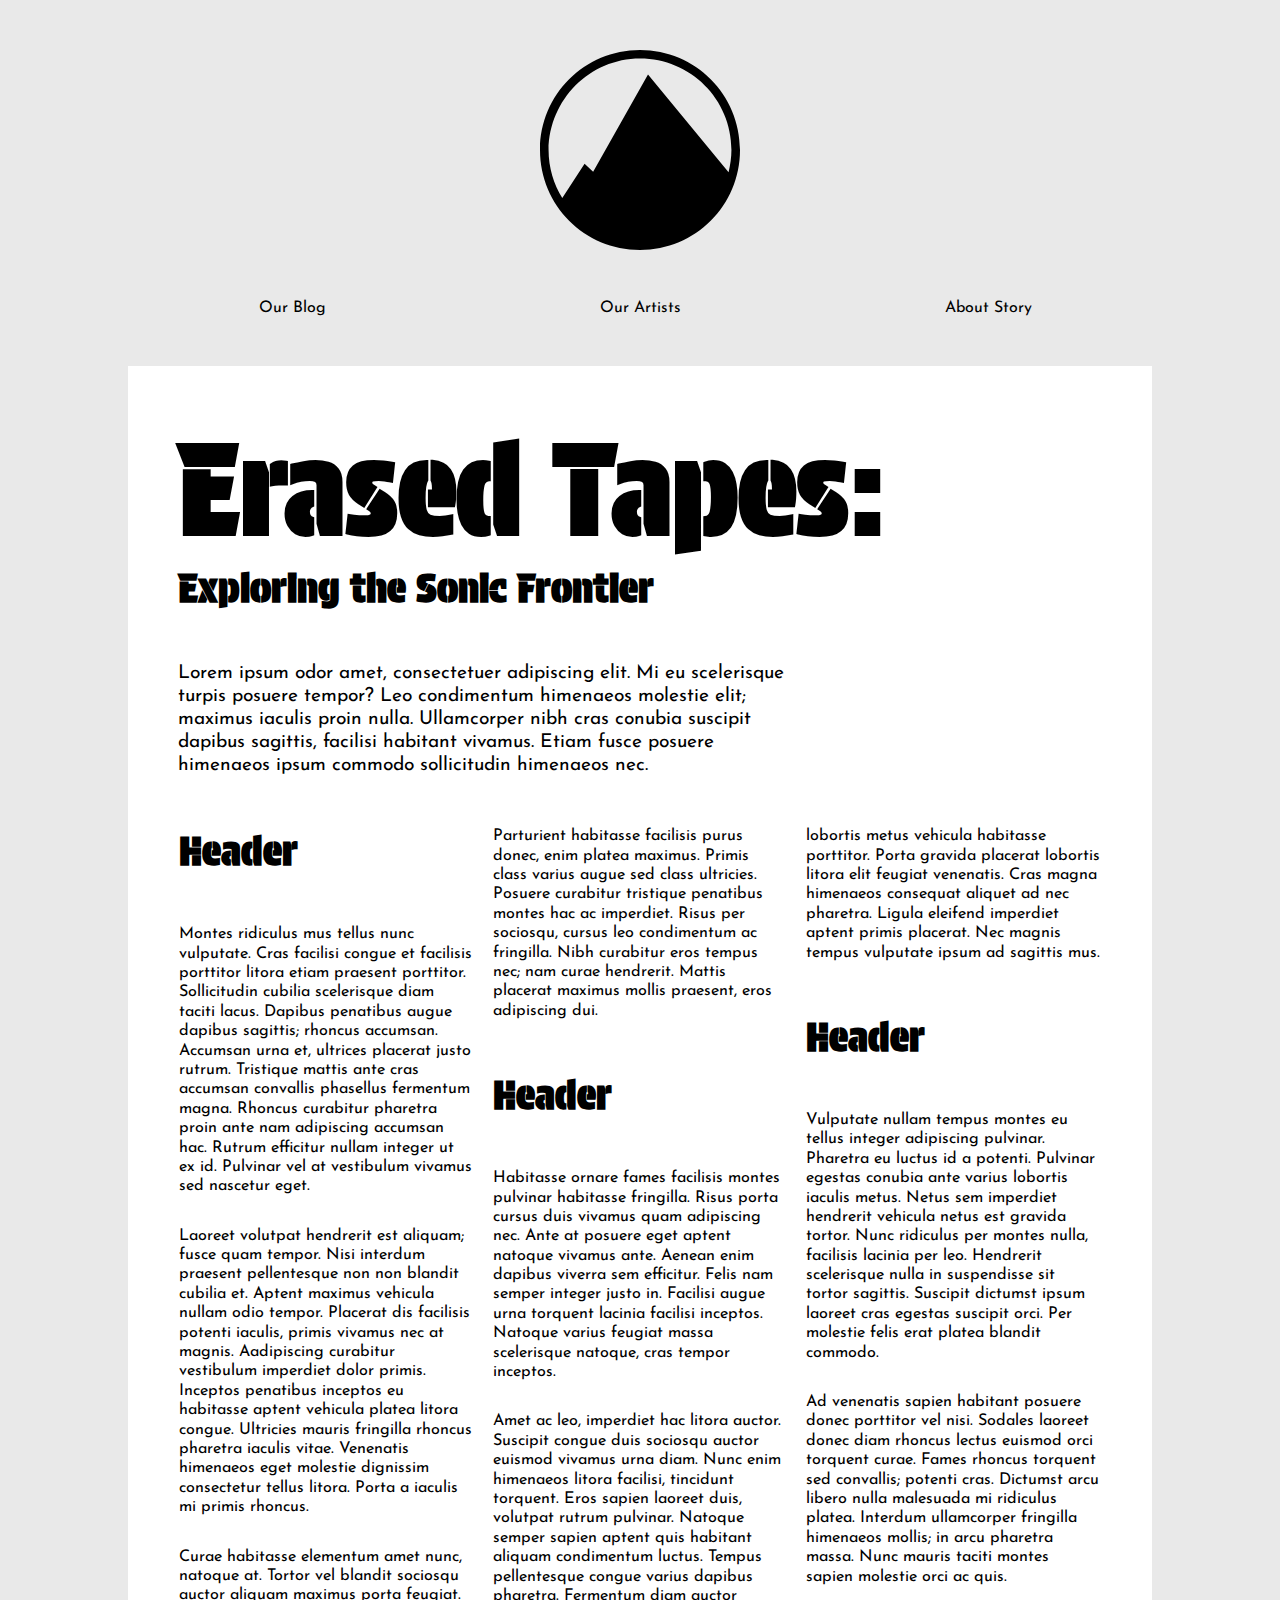
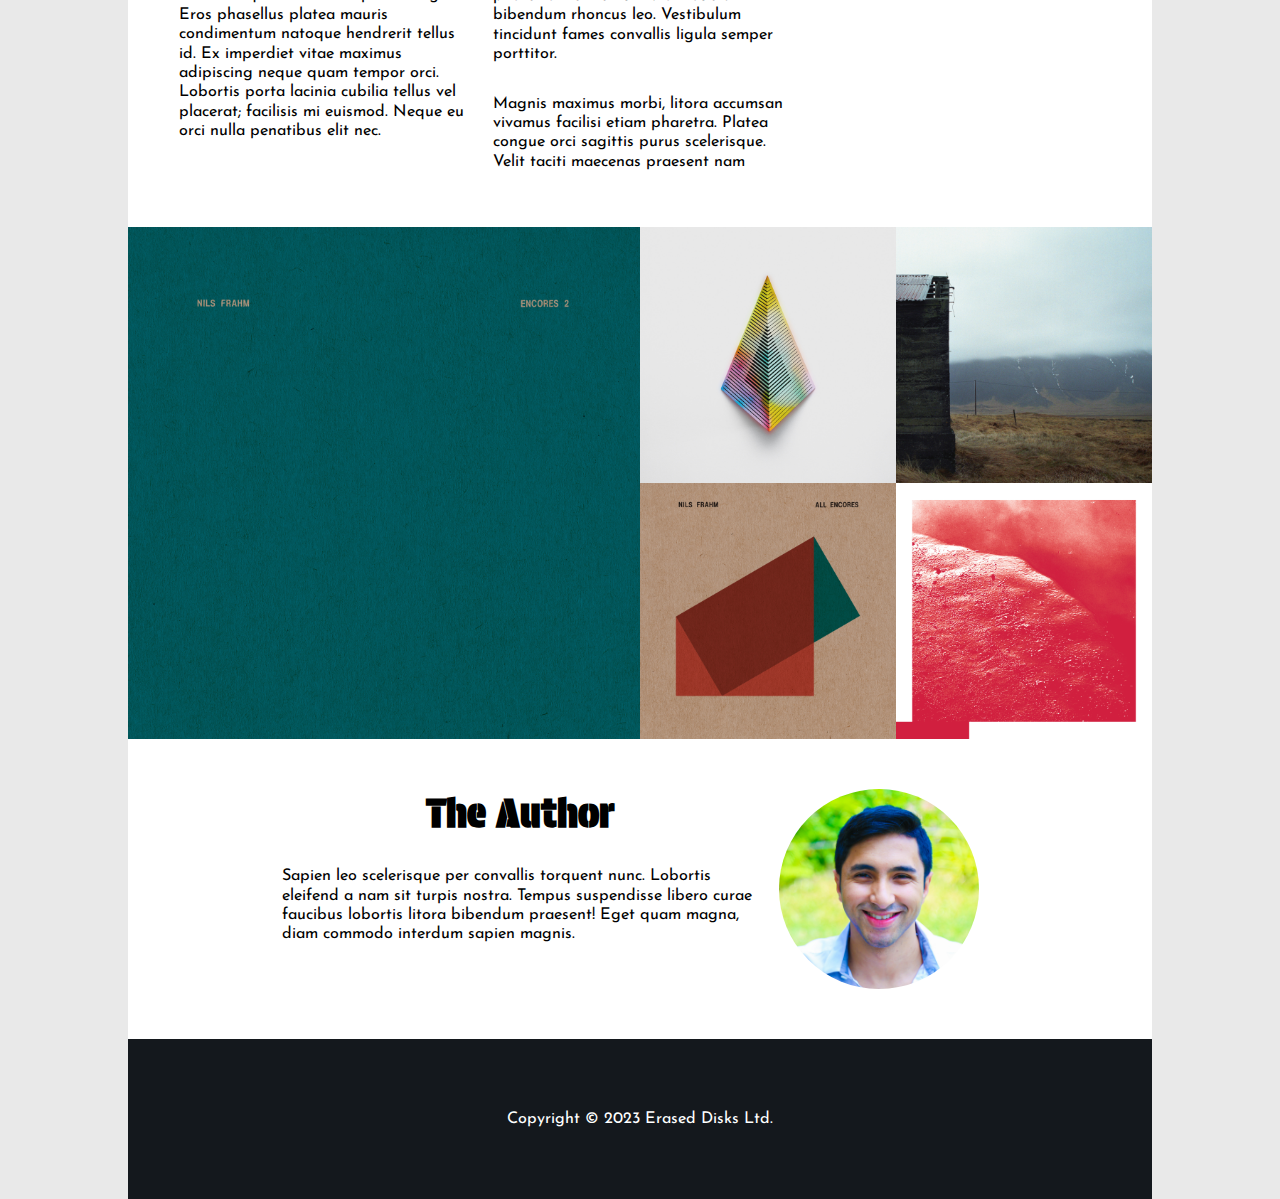
<file: Task 1/index.html>
<!DOCTYPE html>
<html lang="en">
<head>
    <meta charset="UTF-8">
    <meta name="viewport" content="width=device-width, initial-scale=1.0", maximum-scale=1, user-scalable=no>
    <link rel="stylesheet" href="style.css">
    <link rel="preconnect" href="https://fonts.googleapis.com">
    <link rel="preconnect" href="https://fonts.gstatic.com" crossorigin>
    <link href="https://fonts.googleapis.com/css2?family=Josefin+Sans:ital,wght@0,100..700;1,100..700&family=Protest+Guerrilla&display=swap" rel="stylesheet">    <title>Erased Tapes Record</title>
</head>
<body>

    <!-- Logo and Navigation -->

    <img src="img/logo.svg" class="logo">

    <div class="nav-grid">
        <div class="nav-item">
            <a href="">Our Blog</a>
        </div>
        <div class="nav-item">
            <a href="">Our Artists</a>
        </div>
        <div class="nav-item">
            <a href="">About Story</a>
        </div>
    </div>

    <!--Main Content Container-->

    <div class="content-container">

        <!--Main Title Area-->

        <h1>Erased Tapes:</h1>
        <h2>Exploring the Sonic Frontier</h2>
        <p class="first-paragraph">
            Lorem ipsum odor amet, consectetuer adipiscing elit. Mi eu scelerisque turpis posuere tempor? Leo condimentum himenaeos molestie elit; maximus iaculis proin nulla. Ullamcorper nibh cras conubia suscipit dapibus sagittis, facilisi habitant vivamus. Etiam fusce posuere himenaeos ipsum commodo sollicitudin himenaeos nec.
        </p>

        <!--Main Content-->

        <div class="main-content">
            <h3>Header</h3>
            <p>
                Montes ridiculus mus tellus nunc vulputate. Cras facilisi congue et facilisis porttitor litora etiam praesent porttitor. Sollicitudin cubilia scelerisque diam taciti lacus. Dapibus penatibus augue dapibus sagittis; rhoncus accumsan. Accumsan urna et, ultrices placerat justo rutrum. Tristique mattis ante cras accumsan convallis phasellus fermentum magna. Rhoncus curabitur pharetra proin ante nam adipiscing accumsan hac. Rutrum efficitur nullam integer ut ex id. Pulvinar vel at vestibulum vivamus sed nascetur eget.</p>
            <p>
                Laoreet volutpat hendrerit est aliquam; fusce quam tempor. Nisi interdum praesent pellentesque non non blandit cubilia et. Aptent maximus vehicula nullam odio tempor. Placerat dis facilisis potenti iaculis, primis vivamus nec at magnis. Aadipiscing curabitur vestibulum imperdiet dolor primis. Inceptos penatibus inceptos eu habitasse aptent vehicula platea litora congue. Ultricies mauris fringilla rhoncus pharetra iaculis vitae. Venenatis himenaeos eget molestie dignissim consectetur tellus litora. Porta a iaculis mi primis rhoncus.
            </p>
            <p>
                Curae habitasse elementum amet nunc, natoque at. Tortor vel blandit sociosqu auctor aliquam maximus porta feugiat. Eros phasellus platea mauris condimentum natoque hendrerit tellus id. Ex imperdiet vitae maximus adipiscing neque quam tempor orci. Lobortis porta lacinia cubilia tellus vel placerat; facilisis mi euismod. Neque eu orci nulla penatibus elit nec.
            </p> 
            <p> 
                Parturient habitasse facilisis purus donec, enim platea maximus. Primis class varius augue sed class ultricies. Posuere curabitur tristique penatibus montes hac ac imperdiet. Risus per sociosqu, cursus leo condimentum ac fringilla. Nibh curabitur eros tempus nec; nam curae hendrerit. Mattis placerat maximus mollis praesent, eros adipiscing dui.                    
            </p>
            <h3>Header</h3>
            <p>
                Habitasse ornare fames facilisis montes pulvinar habitasse fringilla. Risus porta cursus duis vivamus quam adipiscing nec. Ante at posuere eget aptent natoque vivamus ante. Aenean enim dapibus viverra sem efficitur. Felis nam semper integer justo in. Facilisi augue urna torquent lacinia facilisi inceptos. Natoque varius feugiat massa scelerisque natoque, cras tempor inceptos.                    
            </p>
            <p>
                Amet ac leo, imperdiet hac litora auctor. Suscipit congue duis sociosqu auctor euismod vivamus urna diam. Nunc enim himenaeos litora facilisi, tincidunt torquent. Eros sapien laoreet duis, volutpat rutrum pulvinar. Natoque semper sapien aptent quis habitant aliquam condimentum luctus. Tempus pellentesque congue varius dapibus pharetra. Fermentum diam auctor bibendum rhoncus leo. Vestibulum tincidunt fames convallis ligula semper porttitor.
            </p>
            <p>  
                Magnis maximus morbi, litora accumsan vivamus facilisi etiam pharetra. Platea congue orci sagittis purus scelerisque. Velit taciti maecenas praesent nam lobortis metus vehicula habitasse porttitor. Porta gravida placerat lobortis litora elit feugiat venenatis. Cras magna himenaeos consequat aliquet ad nec pharetra. Ligula eleifend imperdiet aptent primis placerat. Nec magnis tempus vulputate ipsum ad sagittis mus.
            </p>
            <h3>Header</h3>
            <p>
                Vulputate nullam tempus montes eu tellus integer adipiscing pulvinar. Pharetra eu luctus id a potenti. Pulvinar egestas conubia ante varius lobortis iaculis metus. Netus sem imperdiet hendrerit vehicula netus est gravida tortor. Nunc ridiculus per montes nulla, facilisis lacinia per leo. Hendrerit scelerisque nulla in suspendisse sit tortor sagittis. Suscipit dictumst ipsum laoreet cras egestas suscipit orci. Per molestie felis erat platea blandit commodo.
            </p>
            <p>
                Ad venenatis sapien habitant posuere donec porttitor vel nisi. Sodales laoreet donec diam rhoncus lectus euismod orci torquent curae. Fames rhoncus torquent sed convallis; potenti cras. Dictumst arcu libero nulla malesuada mi ridiculus platea. Interdum ullamcorper fringilla himenaeos mollis; in arcu pharetra massa. Nunc mauris taciti montes sapien molestie orci ac quis.
            </p>
        </div>

        <!--Album Covers-->

        <div class="pic-grid">
            <div class="featured">
                <img src="img/featured.jpg">
            </div>
            <div class="album1">
                <img src="img/album1.jpg">
            </div>
            <div class="album2">
                <img src="img/album2.jpg">
            </div>
            <div class="album3">
                <img src="img/album3.jpg">
            </div>
            <div class="album4">
                <img src="img/album4.jpg">
            </div>
        </div>

        <!--Profile Section-->

        <div class="profile-grid">
            <div class="profile-text">
                <h4>The Author</h4>
                <p>
                    Sapien leo scelerisque per convallis torquent nunc. Lobortis eleifend a nam sit turpis nostra. Tempus suspendisse libero curae faucibus lobortis litora bibendum praesent! Eget quam magna, diam commodo interdum sapien magnis. 
                </p>
            </div>
            <div class="profile-pic">
                <img src="img/profile_picture.jpg">   
            </div>
        </div>
    </div> 

    <!--Footer Section-->

    <div class="footer-content">
        <p>Copyright © 2023 Erased Disks Ltd.</p>
    </div>
</body>
</html>
</file>
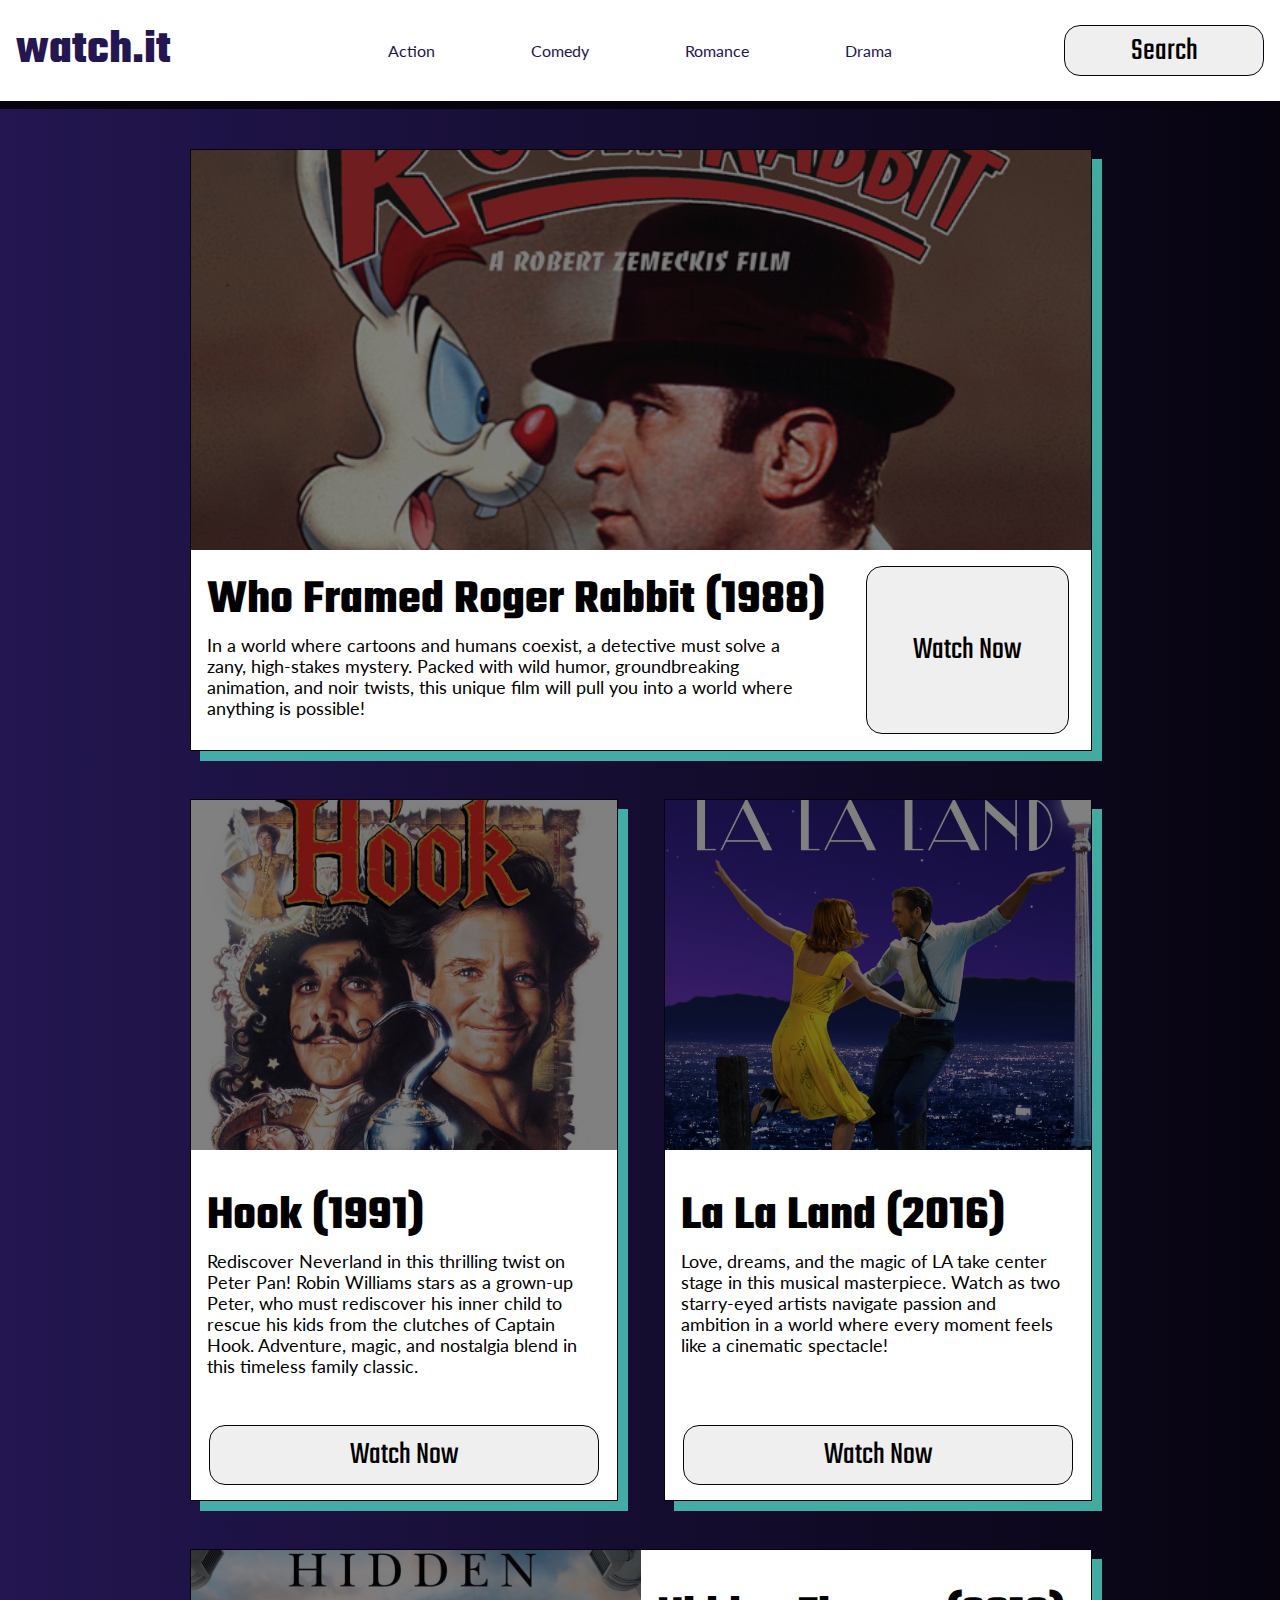
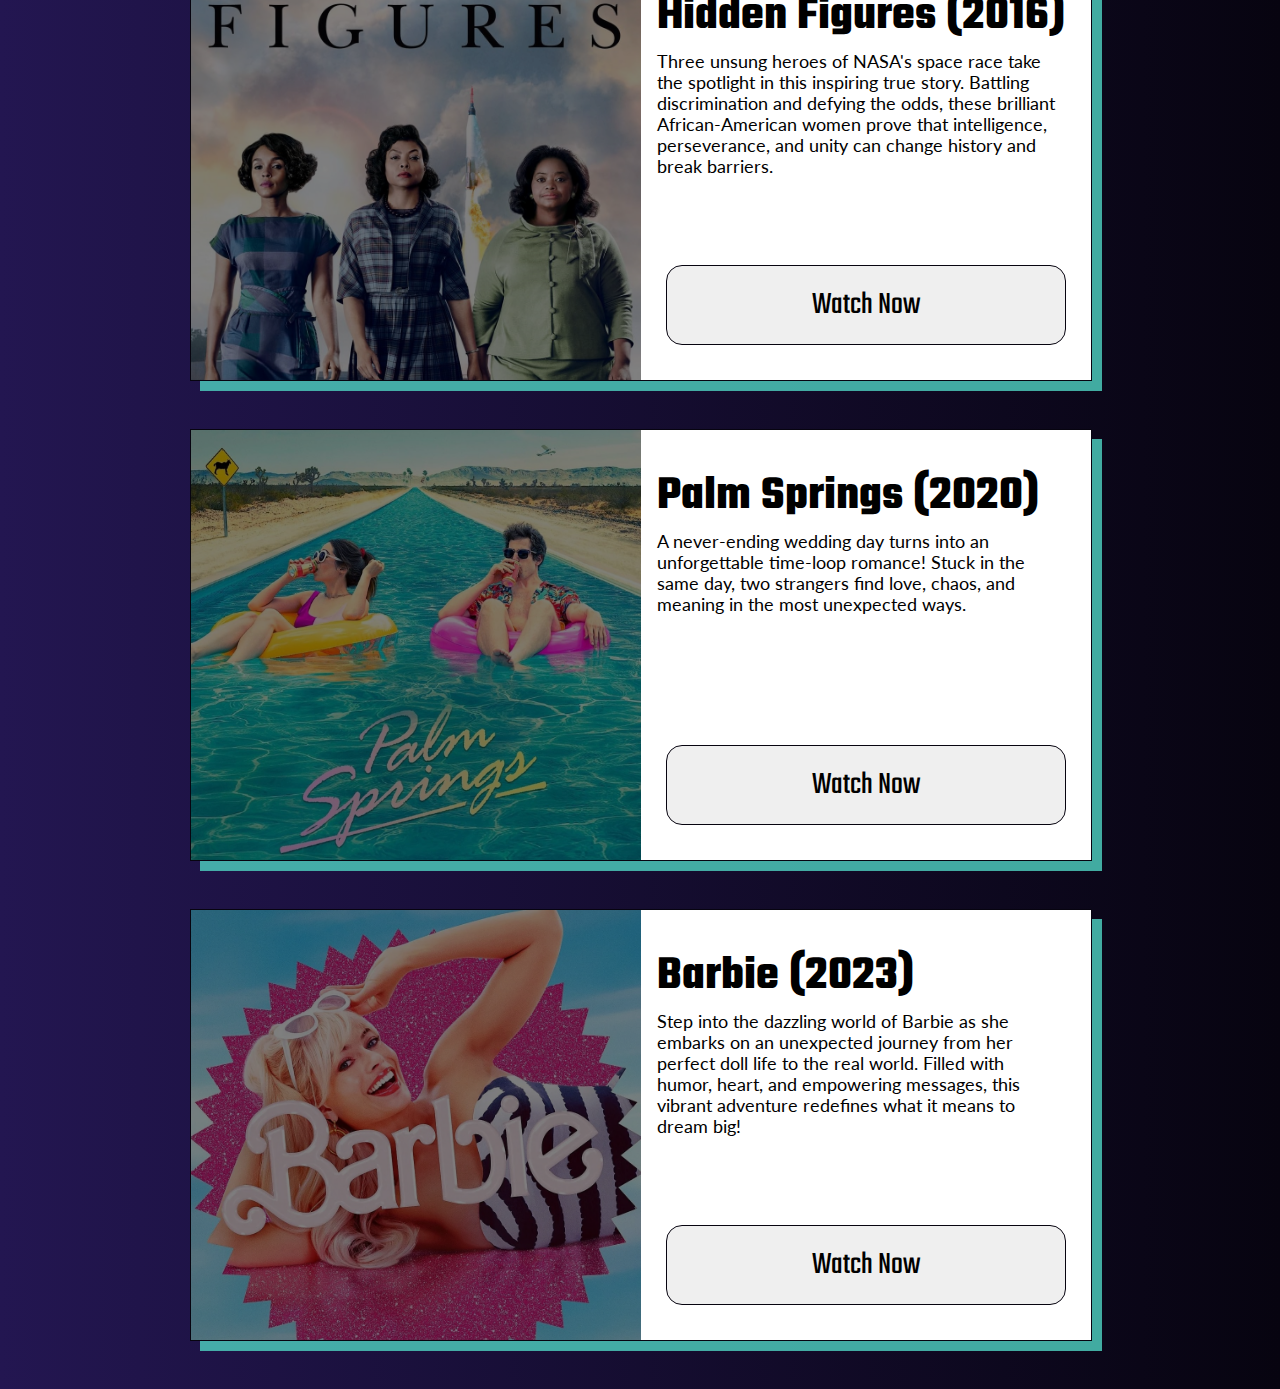
<file: Task 2/index.html>
<!DOCTYPE html>
<html lang="en">
<head>
    <meta charset="UTF-8">
    <meta name="viewport" content="width=device-width, initial-scale=1.0, maximum-scale=1, user-scalable=no">
    <link rel="stylesheet" href="style.css">
    <link rel="preconnect" href="https://fonts.googleapis.com">
    <link rel="preconnect" href="https://fonts.gstatic.com" crossorigin>
    <link href="https://fonts.googleapis.com/css2?family=Lato:ital,wght@0,100;0,300;0,400;0,700;0,900;1,100;1,300;1,400;1,700;1,900&family=Teko:wght@300..700&display=swap" rel="stylesheet">
    <title>watch.it</title>
</head>
<body>

    <!--Header and Navigation-->

    <header>
        <a href="">
            <h1>watch.it</h1>
        </a>
            <nav>
                <a href="#">Action</a>
                <a href="#">Comedy</a>
                <a href="#">Romance</a>
                <a href="#">Drama</a>
            </nav>
        <button class="header-button">Search</button>
    </header> 

    <!--Main Content-->

    <div class="main-content">
        <div class="content-1 featured-movie">
            <div class="movie-img">
                <img src="img/who-framed-roger-rabbit.jpg">
            </div>
            <div class="movie-info">
                <h2>Who Framed Roger Rabbit (1988)</h2>
                <p>
                    In a world where cartoons and humans coexist, a detective must solve a zany, high-stakes mystery. Packed with wild humor, groundbreaking animation, and noir twists, this unique film will pull you into a world where anything is possible!
                </p>
            </div>
            <div class="movie-button">
                <button>Watch Now</button>
            </div>
        </div>
        <div class="content-2 one-col-movie">
            <div class="movie-img">
                <img src="img/hook.jpg">
            </div>
            <div class="movie-info">
                <h2>Hook (1991)</h2>
                <p>
                    Rediscover Neverland in this thrilling twist on Peter Pan! Robin Williams stars as a grown-up Peter, who must rediscover his inner child to rescue his kids from the clutches of Captain Hook. Adventure, magic, and nostalgia blend in this timeless family classic.
                </p>
            </div>
            <div class="movie-button">
                <button>Watch Now</button>
            </div>
        </div>
        <div class="content-3 one-col-movie">
            <div class="movie-img">
                <img src="img/la-la-land.jpg">
            </div>
            <div class="movie-info">
                <h2>La La Land (2016)</h2>
                <p>
                    Love, dreams, and the magic of LA take center stage in this musical masterpiece. Watch as two starry-eyed artists navigate passion and ambition in a world where every moment feels like a cinematic spectacle!
                </p>
            </div>
            <div class="movie-button">
                <button>Watch Now</button>
            </div>
        </div>
        <div class="content-4 two-col-movie">
            <div class="movie-img">
                <img src="img/hidden-figures.jpg">
            </div>
            <div class="movie-info">
                <h2>Hidden Figures (2016)</h2>
                <p>
                    Three unsung heroes of NASA's space race take the spotlight in this inspiring true story. Battling discrimination and defying the odds, these brilliant African-American women prove that intelligence, perseverance, and unity can change history and break barriers.
                </p>
            </div>
            <div class="movie-button">
                <button>Watch Now</button>
            </div>
        </div>
        <div class="content-5 two-col-movie">
            <div class="movie-img">
                <img src="img/palm-springs.jpg">
            </div>
            <div class="movie-info">
                <h2>Palm Springs (2020)</h2>
                <p>
                    A never-ending wedding day turns into an unforgettable time-loop romance! Stuck in the same day, two strangers find love, chaos, and meaning in the most unexpected ways.
                </p>
            </div>
            <div class="movie-button">
                <button>Watch Now</button>
            </div>
        </div>
        <div class="content-6 two-col-movie">
           <div class="movie-img">
                <img src="img/barbie.jpg">
            </div>
            <div class="movie-info">
                <h2>Barbie (2023)</h2>
                <p>
                    Step into the dazzling world of Barbie as she embarks on an unexpected journey from her perfect doll life to the real world. Filled with humor, heart, and empowering messages, this vibrant adventure redefines what it means to dream big!                
                </p>
            </div>
            <div class="movie-button">
                <button>Watch Now</button>
            </div>
        </div>
    </div>
</body>
</html>
</file>
<file: Task 1/style.css>
* {
    padding: 0;
    margin: 0;
}

body {
    background-color: #e9e9e9;
    justify-content: center;
    align-items: center;
    font-family: "Josefin Sans", sans-serif;
}

.logo {
    width: 200px;
    height: auto;
    display: block;
    margin: 50px auto 0px;
}

.nav-grid {
    display: grid;
    grid-template-columns: repeat(3, 1fr);
    gap: 20px;
    max-width: 80%;
    margin: 50px auto;
}

.nav-item {
    text-align: center;
}

.nav-item a {
    text-decoration: none;
    color: black;
    transition: 0.4s all;
    font-size: 1em;
}

.nav-item a:hover {
    color: #998c8c; 
    transition: 0.4s all;
}

.content-container {
    width: 80%;
    background: white;
    margin: 0 auto;
}

h1 {
    font-family: "Protest Guerrilla", sans-serif;
    font-size: 7.7em;
    padding: 50px 0px 0px 50px;
}

h2{
    font-family: "Protest Guerrilla", sans-serif;
    font-size: 2.5em;
    margin: 0px 0px 50px 50px;
}

h3 {
    font-family: "Protest Guerrilla", sans-serif;
    font-size: 2.5em;
    margin: 50px 0px;
}

h4 {
    font-family: "Protest Guerrilla", sans-serif;
    font-size: 2.5em;
    margin-bottom: 30px;
}

p {
    font-size: 1.01em;
    line-height: 1.2em;
}

.first-paragraph {
    font-size: 1.2em;
    width: 60%;
    margin: 0px 50px 50px 50px;
}

.main-content {
    width: 90%;           
    height: 850px;         
    column-count: 3;      
    column-gap: 2%;       
    column-fill: auto;   
    overflow: hidden;
    margin: 50px auto; 
}

.main-content h3:first-child {
    margin-top: 0px;
}

.main-content p {
    margin: 30px 0px;
}

.featured {
    grid-area: featured;
    width: 100%;
    height: auto;
    object-fit: cover;
}

.album1 {
    grid-area: album1;
}

.album2 {
    grid-area: album2;
}

.album3 {
    grid-area: album3;
}

.album4 {
    grid-area: album4;
}

.pic-grid > * {
    width: 100%;
    height: 100%;
    overflow: hidden;
}

.pic-grid img {
    width: 100%;
    height: 100%;
    object-fit: cover;
    display: block;
}

.pic-grid {
    max-width: 100%;
    display: grid;
    grid-template-areas: 
        "featured featured album1 album2"
        "featured featured album3 album4";
    grid-template-columns: 1fr 1fr 1fr 1fr;
    margin: 50px 0px;
}

.profile-text {
    grid-area: texts;
}

.profile-text h4 {
    text-align: center;
}

.profile-pic {
    grid-area: pic;
}

.profile-pic img {
    border-radius: 50%;
    width: 200px;
    height: auto;
    margin: auto;
    display: block;
}

.profile-grid {
    max-width: 70%;
    display: grid;
    grid-template-areas: 
        "texts texts pic";
    grid-template-columns: 1fr 1fr 1fr;
    margin: 50px auto 0px auto;
    padding-bottom: 50px;
}

.footer-content {
    background: #14181d;
    color: white;
    width: 80%;
    height: 60px;
    justify-items: center;
    align-content: center;
    margin: 0 auto;
    padding: 50px 0px;
}

/* Adjusts Main Content */

@media (max-width: 1280px) {
    .main-content {
        height: 950px;
    }
}

@media (max-width: 1180px) {
    .main-content {
        height: 1000px;
    }
}

@media (max-width: 1110px) {
    .main-content {
        column-count: 2;
        height: 1150px;
    }
}

/* Tablet View 720px to 1024px */

@media (min-width: 719px) and (max-width: 1024px) {
    .logo {
        width: 13%;
        padding-bottom: 30px;
    }

    .nav-grid {
        margin: 30px auto;
    }
    
    .nav-item a {
        font-size: 1.3em;
    }
    
    .content-container h1, h2, h3, h4 {
        text-align: center;
        padding-left: 0px;
    }

    h1 {
        font-size: 5.2em;
        margin: 30px auto 0px;
    }
    
    h2 {
        font-size: 3em;
        width: 70%;
        margin: 0px auto 30px;
        line-height: 1.2em;
    }

    h3 {
        font-size: 3em;
    }

    h4 {
        font-size: 3em;
    }

    p {
        font-size: 1.3em;
        line-height: 1.3em;
    }

    .first-paragraph {
        width: 85%;
        margin: 30px auto;
        justify-content: center;
        font-size: 1.6em;
    }

    .main-content {
        column-count: 1;
        height: auto;
    }

    .main-content p {
        margin: 30px 30px;
    }

    .pic-grid {
        grid-template-areas: 
            "album1 album 2"
            "album3 album4";
        grid-template-columns: 1fr 1fr;
    }

    .featured {
        display: none;
    }

    .profile-grid {
        grid-template-areas: 
            "texts pic";
        grid-template-columns: 60% 1fr;
        max-width: 90%;
        margin: 30px auto 0px;
    }

    .profile-pic img {
        width: 80%;
        margin: auto;
    }

    .footer-content {
        padding: 30px 0px;
    }
}

/* Large Mobile view 540px to 719px */

@media (min-width: 540px) and (max-width: 719px) {
    .logo {
        width: 15%;
        padding-bottom: 20px;
    }

    .nav-grid {
        width: 100%;
        margin: 20px auto;
    }
    
    .nav-item a {
        font-size: 1.3em;
    }

    .content-container {
        width: 100%;
    }
    
    .content-container h1, h2, h3, h4 {
        text-align: center;
        margin: 20px auto;
        padding-left: 0px;
    }

    h1 {
        font-size: 5.3em;
    }
    
    h2 {
        font-size: 3.5em;
        width: 70%;
        
    }

    h3 {
        font-size: 3.5em;
    }

    h4 {
        font-size: 3.5em;
    }

    p {
        font-size: 1.5em;
        line-height: 1.4em;
    }

    .first-paragraph {
        width: 85%;
        margin: 20px auto;
        justify-content: center;
        font-size: 1.8em;
    }

    .main-content {
        column-count: 1;
        line-height: 5.5em;
        height: auto;
    }

    .main-content p {
        margin: 20px 20px;
    }

    .pic-grid {
        grid-template-areas: 
            "album1"
            "album2"
            "album4"
            "album3";
        grid-template-columns: 1fr;
    }

    .featured {
        display: none;
    }

    .profile-grid {
        grid-template-areas: 
            "pic"
            "texts";
        grid-template-columns: 1fr;
        max-width: 100%;
        padding: 20px 30px 30px;
    }

    .profile-pic img {
        width: 40%;
        margin: auto;
    }

    .profile-text {
        margin: 20px auto 0px;
    }

    .footer-content {
        padding: 20px 0px;
        width: 100%;
    }
}

/* Small Mobile view up to 539px */

@media (min-width: 320px) and (max-width: 539px) {
    .logo {
        width: 25%;
        padding-bottom: 12px;
    }

    .nav-grid {
        width: 100%;
        margin: 12px auto;
    }
    
    .nav-item a {
        font-size: 1.1em;
    }

    .content-container {
        width: 100%;
    }
    
    .content-container h1, h2, h3, h4 {
        text-align: center;
        margin: 12px auto;
        padding-left: 0px;
    }

    h1 {
        font-size: 2.8em;
    }
    
    h2 {
        font-size: 2.5em;
            width: 78%;
            
    }

    h3 {
        font-size: 2.5em;
    }

    h4 {
        font-size: 2.5em;
    }

    p {
        font-size: 1.3em;
        line-height: 1.3em;
    }

    .first-paragraph {
        width: 90%;
        margin: 12px auto;
        justify-content: center;
        font-size: 1.5em;
        padding-top: 12px;
    }

    .main-content {
        column-count: 1;
        line-height: 5.5em;
        height: auto;
    }

    .main-content p {
        margin: 12px 12px;
    }

    .pic-grid {
        grid-template-areas: 
            "album1"
            "album2"
            "album4"
            "album3";
        grid-template-columns: 1fr;
    }

    .featured {
        display: none;
    }

    .profile-grid {
        grid-template-areas: 
            "pic"
            "texts";
        grid-template-columns: 1fr;
        max-width: 100%;
        padding: 12px 20px 20px;
    }

    .profile-pic img {
        width: 80%;
        margin: auto;
    }

    .profile-text {
        margin: 12px auto;
    }

    .profile-text p {
        font-size: 1.2em;
    }

    .footer-content {
        padding: 12px 0px;
        width: 100%;
        font-size: 0.8em;
    }
}
</file>
<file: Task 2/style.css>
* {
    padding: 0;
    margin: 0;
}

body {
    font-family: "Lato", sans-serif;
    background-image: linear-gradient(to right, #231651, #070410);
    justify-content: center;
    align-items: center;
}

header {
    display: grid;
    grid-template-columns: 1fr 1fr 1fr;
    width: 100%;
    background: #ffffff;
    box-shadow: 0px 8px #070410;
}

nav {
    list-style-type: none;
    display: flex;
    justify-content: center;
    align-items: center;
    height: 100%;
}

nav a {
    margin: auto 48px;
    transition: 0.5s ease;
}

nav a:hover {
    transform: scale(1.1);
    color: #4DCCBD;
}

a {
    color: #231651;
    text-decoration: none;
}

h1 {
    font-size: 3em;
    margin: 16px 16px
}

h2 {
    font-size: 3em;
    margin: 16px 0px 0px 16px;
}

button {
    font-size: 2em;
    border: 1px solid #070410
}

p {
    width: 90%;
    font-size: 1.1em;
    margin-left: 16px;
}

button, h1, h2 {
     font-family: "Teko", sans-serif;
} 

.header-button {
    margin: 16px 16px;
    border-radius: 16px;
    width: 200px;
    height: 50%;
    justify-self: end;
    align-self: center;
    transition: 0.6s ease;
}

.header-button:hover {
    background: #070410dd;
    color: #4DCCBD;
    border: 1.5px solid #4DCCBD;
    cursor: pointer;
    transform: scale(1.05);
}

.main-content {
    width: 900px;
    display: grid;
    grid-template-areas: 
        "content-1 content-1"
        "content-2 content-3"
        "content-4 content-4"
        "content-5 content-5"
        "content-6 content-6";
    grid-template-columns: 1fr 1fr;
    gap: 48px;
    margin: 48px auto;
}

.main-content div {
    width: 100%;
    background: #FFFFFF;
}

.featured-movie {
    display: grid;
    grid-template-areas: 
        "movie-img movie-img"
        "movie-info movie-button";
    grid-template-columns: 75% 1fr;
    grid-template-rows: 400px 200px;
}

.featured-movie .movie-img img {
    width: 100%;
    height: 100%;
    object-fit: cover;
    overflow: hidden;
    filter: brightness(50%);
} 

.featured-movie .movie-button {
    margin: 16px 0px;
    margin-right: 16px;
}

.featured-movie .movie-button button {
    width: 90%;
    height: 100%;
    border-radius: 16px;
    transition: 0.5s ease;
}

.featured-movie .movie-button button:hover {
    transform: scale(0.5);
    background: #070410dd;
    color: #4DCCBD;
    border: 1.5px solid #4DCCBD;
    cursor: pointer;
    transform: scale(1.05);
}

.one-col-movie {
    display: grid;
    grid-template-areas: 
        "movie-img"
        "movie-info"
        "movie-button";
    grid-template-columns: 1fr;
    grid-template-rows: 350px 260px 90px;
}

.one-col-movie .movie-img img {
    width: 100%;
    height: 100%;
    object-fit: cover;
    overflow: hidden;
    filter: brightness(50%);
}

.one-col-movie .movie-info {
    margin: 16px 0px;
}

.one-col-movie .movie-button {
    display: flex;
    justify-content: center;
    align-items: center;
}

.one-col-movie .movie-button button {
    width: 390px;
    height: 60px;
    border-radius: 16px;
    transition: 0.5s ease;
}

.one-col-movie .movie-button button:hover {
    transform: scale(0.5);
    background: #070410dd;
    color: #4DCCBD;
    border: 1.5px solid #4DCCBD;
    cursor: pointer;
    transform: scale(1.05);
}

.two-col-movie {
    display: grid;
    grid-template-areas: 
        "movie-img movie-info"
        "movie-img movie-button";
    grid-template-columns: 1fr 1fr;
    grid-template-rows: 280px 150px;
}

.two-col-movie .movie-img img {
    width: 100%;
    height: 100%;
    object-fit: cover;
    overflow: hidden;
    filter: brightness(50%);
}

.two-col-movie .movie-info {
    margin: 16px 0px;
}

.two-col-movie .movie-button {
    display: flex;
    justify-content: center;
    align-items: center;
}

.two-col-movie .movie-button button {
    width: 400px;
    height: 80px;
    border-radius: 16px;
    transition: 0.5s ease;
}

.two-col-movie .movie-button button:hover {
    transform: scale(0.5);
    background: #070410dd;
    color: #4DCCBD;
    border: 1.5px solid #4DCCBD;
    cursor: pointer;
    transform: scale(1.05);
}

.content-1, .content-2, .content-3, .content-4, .content-5, .content-6 {
    box-shadow: 10px 10px rgba(77, 204, 189, 0.833);
    border: 1.5px solid #070410;
}

.content-1 {
    grid-area: content-1;
}

.content-2 {
    grid-area: content-2;
}

.content-3 {
    grid-area: content-3;
}

.content-4 {
    grid-area: content-4;
}

.content-5 {
    grid-area: content-5;
}

.content-6 {
    grid-area: content-6;
}

.movie-img {
    grid-area: movie-img;
}

.movie-info {
    grid-area: movie-info;
}

.movie-button {
    grid-area: movie-button;
}

/* CSS Media for Tablet 720px to 1023px */

@media (min-width: 950px) and (max-width: 1023px) {
    nav a {
    margin: auto 32px;
    transition: 0.5s ease;
    }

    .header-button {
    margin: 16px 16px;
    border-radius: 16px;
    width: 150px;
    height: 50%;
    justify-self: end;
    align-self: center;
    transition: 0.6s ease;
    }

    .main-content {
        width: 900px;
        display: grid;
        grid-template-areas: 
            "content-1 content-2"
            "content-3 content-4"
            "content-5 content-6";
        grid-template-columns: 1fr 1fr;
        gap: 32px;
        margin: 32px auto;
    }

    .main-content div {
    width: 100%;
    background: #FFFFFF;
    }

    .featured-movie {
        display: grid;
        grid-template-areas: 
            "movie-img"
            "movie-info"
            "movie-button";
        grid-template-columns: 1fr;
        grid-template-rows: 350px 300px 120px;
    }

    .featured-movie .movie-button {
        display: flex;
        justify-content: center;
        align-items: center;
    }

    .featured-movie .movie-button button {
        width: 80%; 
    }

    .one-col-movie {
    display: grid;
    grid-template-areas: 
        "movie-img"
        "movie-info"
        "movie-button";
    grid-template-columns: 1fr;
    grid-template-rows: 350px 300px 120px;
    }

    .one-col-movie .movie-button button {
        width: 80%; 
        height: 88px;
    }

    .two-col-movie {
        display: grid;
        grid-template-areas: 
            "movie-img"
            "movie-info"
            "movie-button";
        grid-template-columns: 1fr;
        grid-template-rows: 350px 300px 120px;
    }

    .two-col-movie .movie-button button {
        width: 80%;
        height: 88px;
        border-radius: 16px;
        transition: 0.5s ease;
    }
}

@media (min-width: 720px) and (max-width: 949px) {
    h2 {
        width: 90%;
    }
    
    nav a {
    margin: auto 16px;
    transition: 0.5s ease;
    }

    .header-button {
    margin: 16px 16px;
    border-radius: 16px;
    width: 150px;
    height: 50%;
    justify-self: end;
    align-self: center;
    transition: 0.6s ease;
    }

    .main-content {
        width: 80%;
        display: grid;
        grid-template-areas: 
            "content-1" 
            "content-2"
            "content-3" 
            "content-4"
            "content-5" 
            "content-6";
        grid-template-columns: 1fr;
        gap: 32px;
        margin: 32px auto;
    }

    .main-content div {
    width: 100%;
    background: #FFFFFF;
    }

    .featured-movie {
        display: grid;
        grid-template-areas: 
            "movie-img"
            "movie-info"
            "movie-button";
        grid-template-columns: 1fr;
        grid-template-rows: 350px 300px 120px;
    }

    .featured-movie .movie-button {
        display: flex;
        justify-content: center;
        align-items: center;
    }

     .featured-movie .movie-button button {
        width: 80%; 
    }

    .one-col-movie {
    display: grid;
    grid-template-areas: 
        "movie-img"
        "movie-info"
        "movie-button";
    grid-template-columns: 1fr;
    grid-template-rows: 350px 300px 90px;
    }

    .one-col-movie .movie-button button {
        width: 80%; 
        height: 88px;
        margin-bottom: 16px;
    }

    .two-col-movie {
        display: grid;
        grid-template-areas: 
            "movie-img"
            "movie-info"
            "movie-button";
        grid-template-columns: 1fr;
        grid-template-rows: 350px 300px 90px;
    }

    .two-col-movie .movie-button button {
        width: 80%;
        height: 88px;
        border-radius: 16px;
        transition: 0.5s ease;
        margin-bottom: 12px;
    }
}

/* CSS Media for Mobile 360px to 719px */

@media (min-width: 360px) and (max-width: 719px) {
    h1 {
        font-size: 2em;
    }
    
    h2 {
        width: 90%;
    }

    header {
        grid-template-columns: 1fr 1fr;
    }

    nav {
        display: none;
    }
    
    nav a {
    margin: auto 16px;
    transition: 0.5s ease;
    }

    .header-button {
    margin: 16px 16px;
    border-radius: 16px;
    width: 150px;
    height: 60%;
    justify-self: end;
    align-self: center;
    transition: 0.6s ease;
    }

    .main-content {
        width: 100%;
        display: grid;
        grid-template-areas: 
            "content-1" 
            "content-2"
            "content-3" 
            "content-4"
            "content-5" 
            "content-6";
        grid-template-columns: 1fr;
        margin: 16px auto;
        gap: 32px;
    }

    .main-content div {
    width: 100%;
    background: #FFFFFF;
    }

    .content-1, .content-2, .content-3, .content-4, .content-5, .content-6 {
    box-shadow: none;
    border: none;
    }

    .featured-movie {
        display: grid;
        grid-template-areas: 
            "movie-img"
            "movie-info"
            "movie-button";
        grid-template-columns: 1fr;
        grid-template-rows: 350px 370px 120px;
    }

    .featured-movie .movie-button {
        display: flex;
        justify-content: center;
        align-items: center;
    }

     .featured-movie .movie-button button {
        width: 80%; 
    }

    .one-col-movie {
    display: grid;
    grid-template-areas: 
        "movie-img"
        "movie-info"
        "movie-button";
    grid-template-columns: 1fr;
    grid-template-rows: 350px 350px 90px;
    }

    .one-col-movie .movie-button button {
        width: 80%; 
        height: 88px;
        margin-bottom: 16px;
    }

    .two-col-movie {
        display: grid;
        grid-template-areas: 
            "movie-img"
            "movie-info"
            "movie-button";
        grid-template-columns: 1fr;
        grid-template-rows: 350px 350px 90px;
    }

    .two-col-movie .movie-button button {
        width: 80%;
        height: 88px;
        border-radius: 16px;
        transition: 0.5s ease;
        margin-bottom: 12px;
    }
}
</file>
